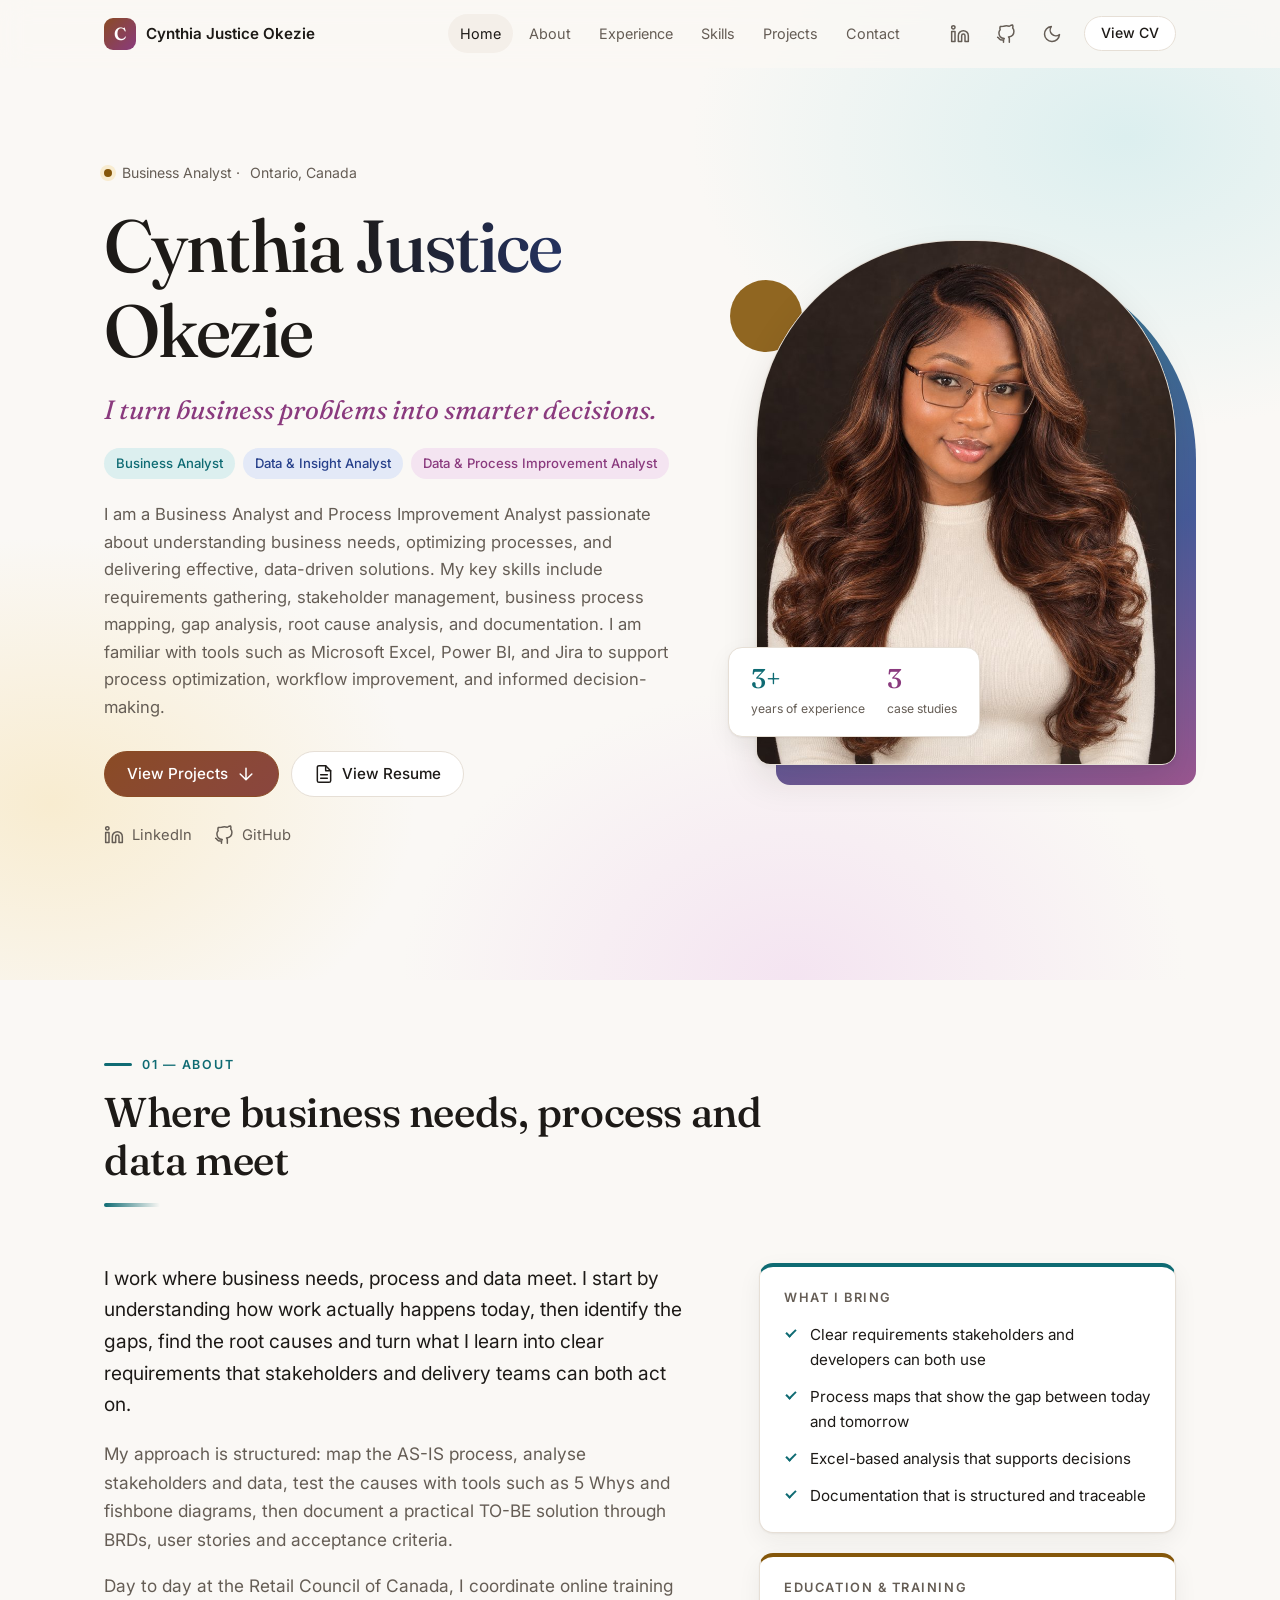
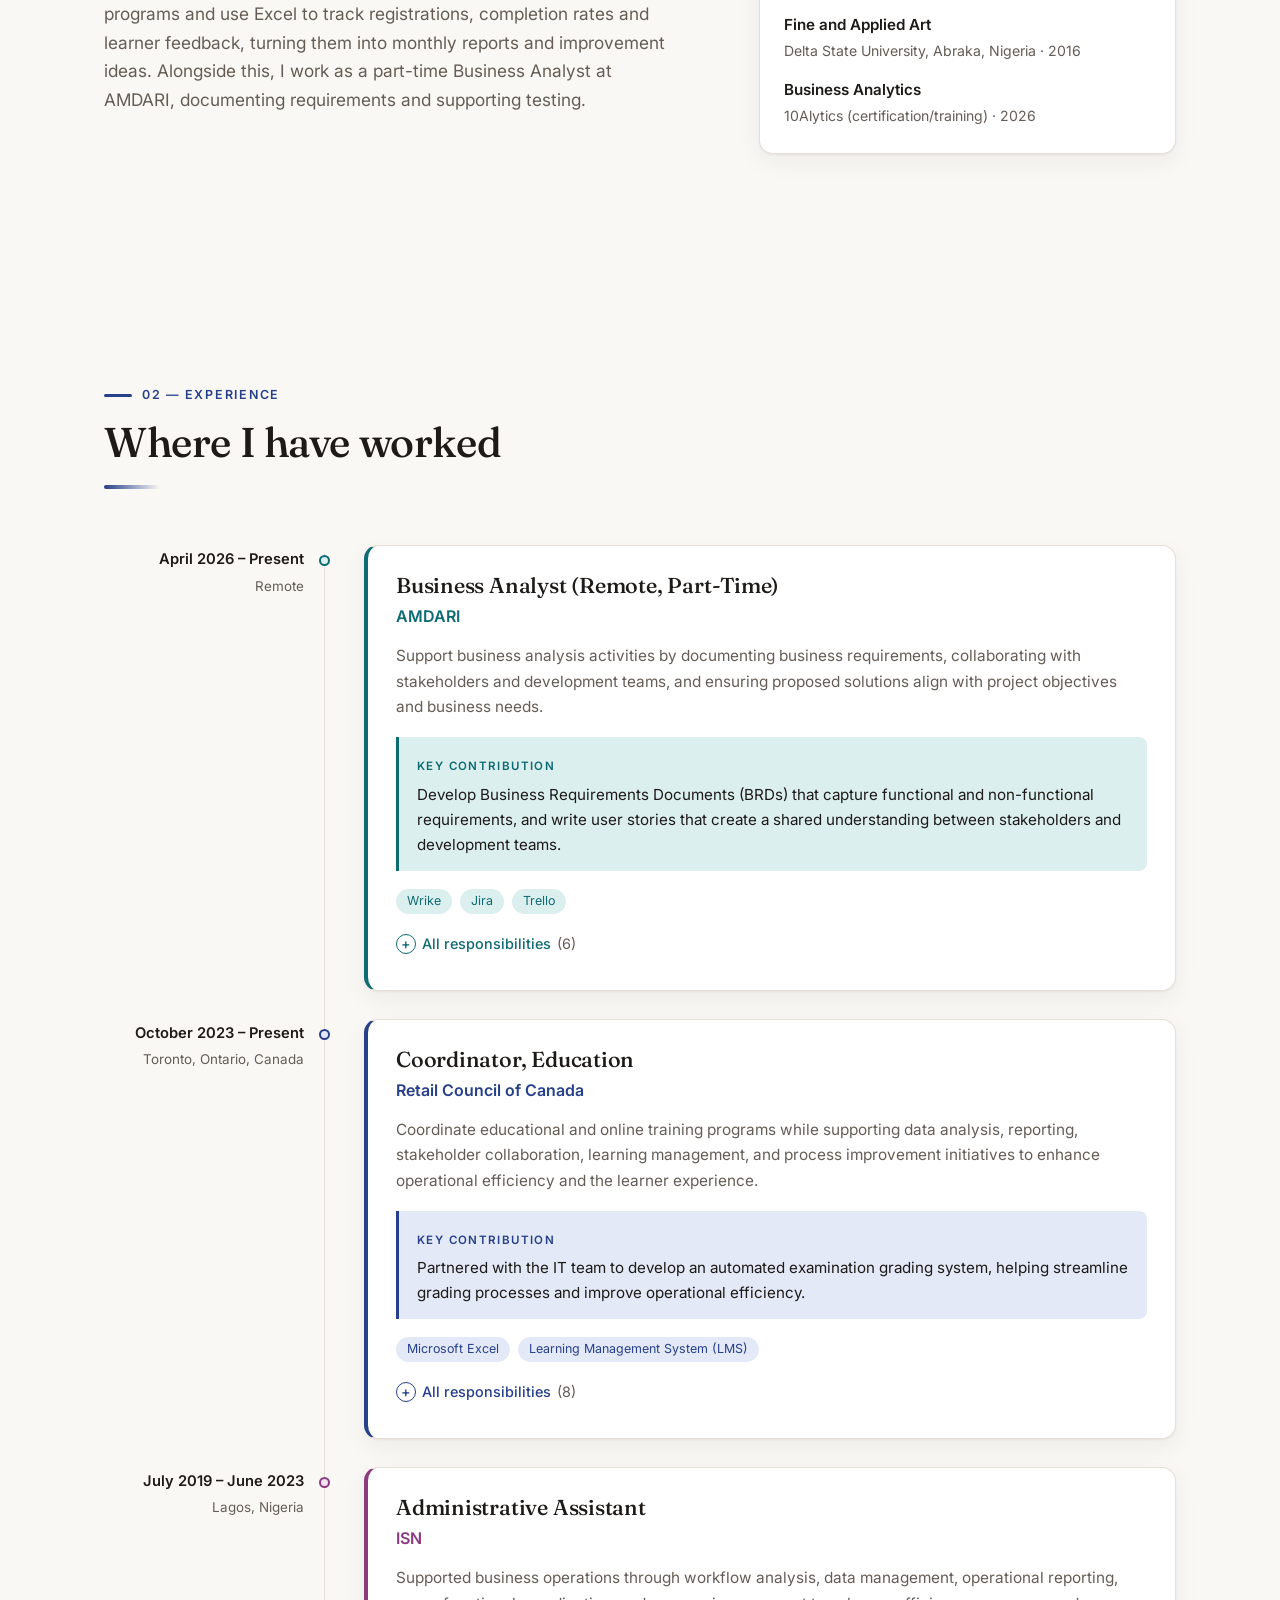
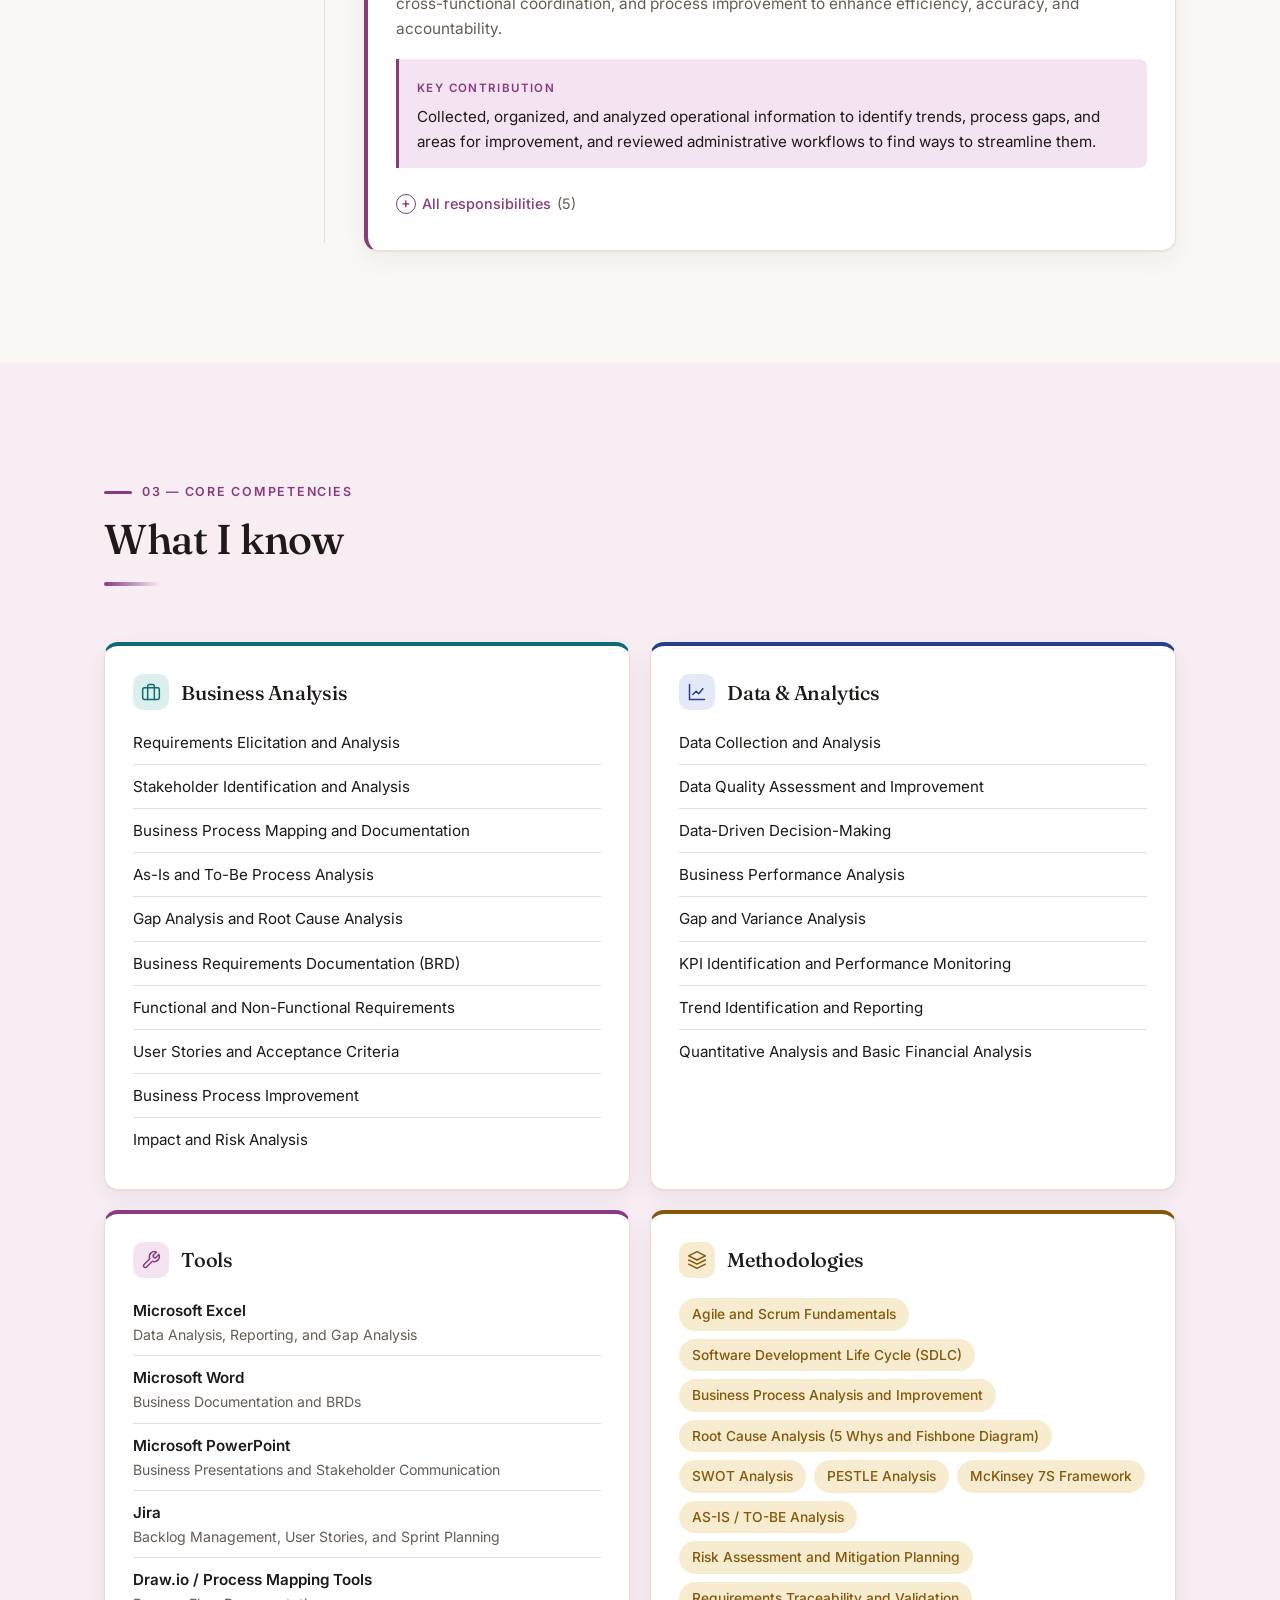
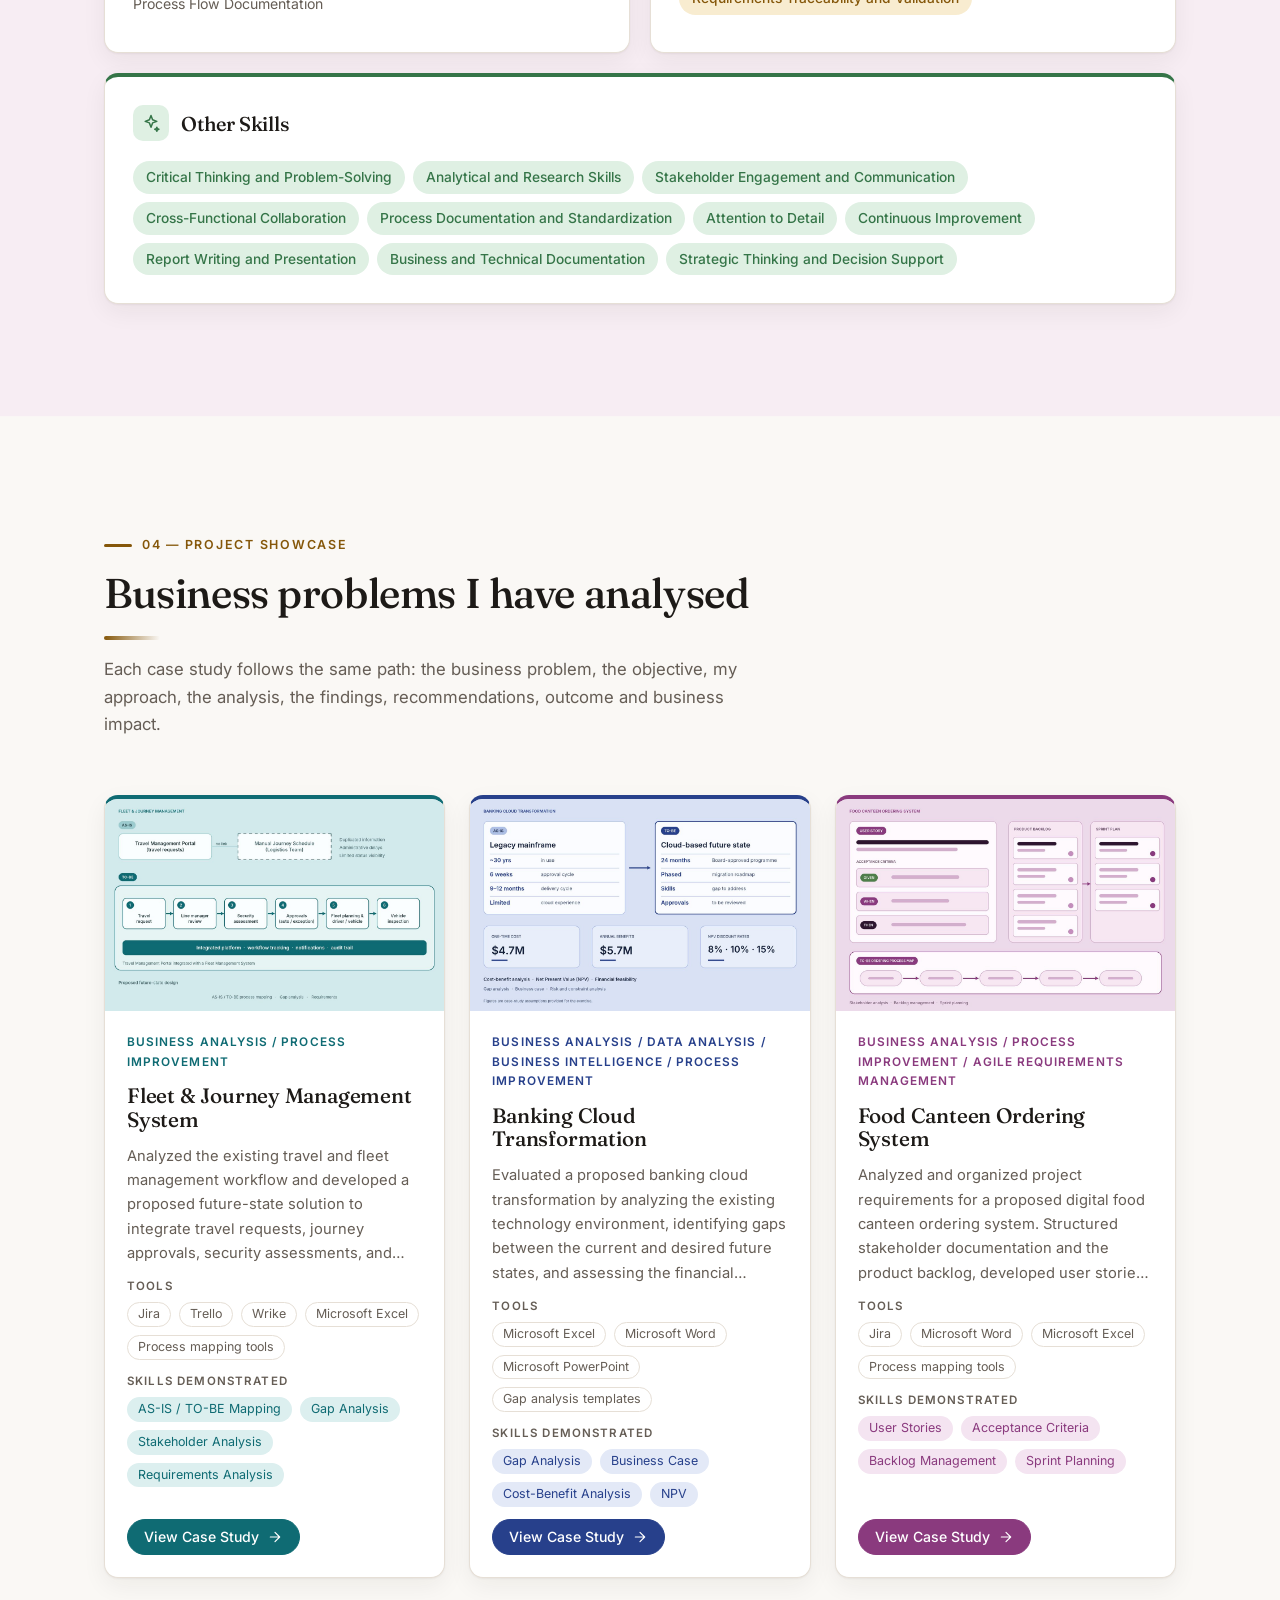
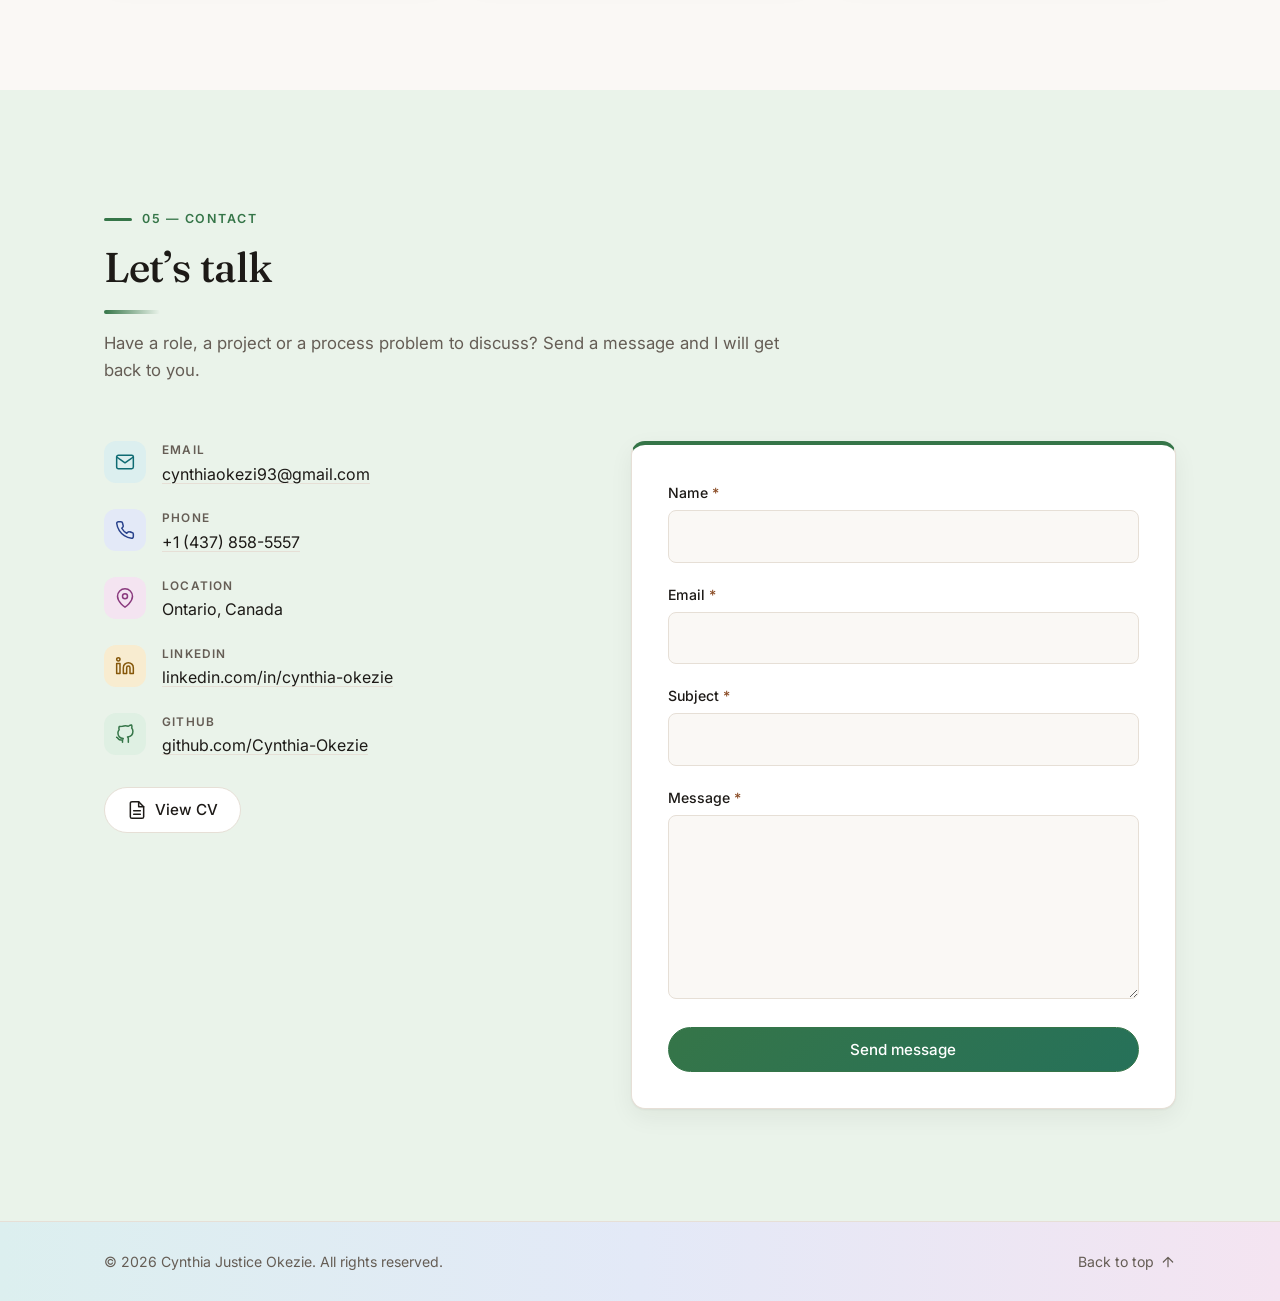
<file: index.html>
<!DOCTYPE html>
<html lang="en">
<head>
  <meta charset="utf-8">
  <meta name="viewport" content="width=device-width, initial-scale=1">

  <!-- ============ SEO / SOCIAL (edit these easily) ============ -->
  <title>Cynthia Justice Okezie | Business Analyst</title>
  <meta name="description" content="Cynthia Justice Okezie is a Business Analyst and Data & Process Improvement Analyst in Ontario, Canada. Requirements analysis, process mapping, gap analysis and data-driven decision support.">
  <meta name="author" content="Cynthia Justice Okezie">
  <meta name="theme-color" content="#faf8f5" media="(prefers-color-scheme: light)">
  <meta name="theme-color" content="#14110f" media="(prefers-color-scheme: dark)">

  <!-- Open Graph. After you publish, replace the og:image and og:url values with your full website address, e.g. https://your-username.github.io/your-repo/ -->
  <meta property="og:type" content="website">
  <meta property="og:title" content="Cynthia Justice Okezie | Business Analyst">
  <meta property="og:description" content="I turn business problems into smarter decisions. Business analysis, process improvement and data-driven insight.">
  <meta property="og:image" content="assets/images/profile.jpg">
  <!-- <meta property="og:url" content="https://YOUR-SITE-ADDRESS/"> -->

  <meta name="twitter:card" content="summary_large_image">
  <meta name="twitter:title" content="Cynthia Justice Okezie | Business Analyst">
  <meta name="twitter:description" content="I turn business problems into smarter decisions.">
  <meta name="twitter:image" content="assets/images/profile.jpg">

  <link rel="icon" href="favicon.ico" sizes="any">
  <link rel="apple-touch-icon" href="assets/images/apple-touch-icon.png">

  <!-- Apply saved theme before first paint (prevents a flash) -->
  <script>
    (function () {
      try {
        var t = localStorage.getItem("theme");
        if (!t) t = window.matchMedia("(prefers-color-scheme: dark)").matches ? "dark" : "light";
        document.documentElement.setAttribute("data-theme", t);
      } catch (e) { document.documentElement.setAttribute("data-theme", "light"); }
    })();
  </script>

  <link rel="preconnect" href="https://fonts.googleapis.com">
  <link rel="preconnect" href="https://fonts.gstatic.com" crossorigin>
  <link href="https://fonts.googleapis.com/css2?family=Fraunces:opsz,wght@9..144,400;9..144,500;9..144,600&family=Inter:wght@400;500;600&display=swap" rel="stylesheet">
  <link rel="stylesheet" href="assets/css/style.css">
</head>

<body>
  <a class="skip-link" href="#main">Skip to content</a>

  <header class="site-header" id="top">
    <nav class="nav container" aria-label="Main">
      <a class="brand" href="#home" aria-label="Cynthia Okezie, home">
        <span class="brand-mark" aria-hidden="true">C</span>
        <span class="brand-name" data-bind="name">Cynthia Okezie</span>
      </a>

      <ul class="nav-links" id="nav-links">
        <li><a href="#home">Home</a></li>
        <li><a href="#about">About</a></li>
        <li><a href="#experience">Experience</a></li>
        <li><a href="#skills">Skills</a></li>
        <li><a href="#projects">Projects</a></li>
        <li><a href="#contact">Contact</a></li>
      </ul>

      <div class="nav-actions">
        <a class="icon-btn" data-link="linkedin" href="https://www.linkedin.com/in/cynthia-okezie" target="_blank" rel="noopener noreferrer" aria-label="LinkedIn (opens in a new tab)"><span data-icon="linkedin"></span></a>
        <a class="icon-btn" data-link="github" href="https://github.com/Cynthia-Okezie" target="_blank" rel="noopener noreferrer" aria-label="GitHub (opens in a new tab)"><span data-icon="github"></span></a>
        <button class="icon-btn" id="theme-toggle" type="button" aria-label="Switch to dark mode"><span data-icon="moon"></span></button>
        <a class="btn btn-small nav-resume" data-link="resume" href="assets/documents/resume.pdf" target="_blank" rel="noopener"><span data-bind="resumeButtonText">View CV</span></a>
        <button class="icon-btn menu-btn" id="menu-btn" type="button" aria-expanded="false" aria-controls="nav-links" aria-label="Open menu"><span data-icon="menu"></span></button>
      </div>
    </nav>
  </header>

  <main id="main">

    <!-- ================= HERO ================= -->
    <section class="hero container" id="home" aria-labelledby="hero-name">
      <div class="hero-text">
        <p class="eyebrow reveal"><span class="dot" aria-hidden="true"></span> Business Analyst &middot; <span data-bind="location">Ontario, Canada</span></p>
        <h1 id="hero-name" class="reveal"><span data-bind="name">Cynthia Justice Okezie</span></h1>
        <p class="hero-tagline reveal" data-bind="tagline">I turn business problems into smarter decisions.</p>
        <ul class="tag-row reveal" id="title-tags" aria-label="Professional titles"></ul>
        <p class="hero-bio reveal" data-bind="shortBio">[YOUR BIO]</p>

        <div class="btn-row reveal">
          <a class="btn btn-primary" href="#projects">View Projects <span data-icon="arrow-down"></span></a>
          <a class="btn" data-link="resume" href="assets/documents/resume.pdf" target="_blank" rel="noopener"><span data-icon="file"></span> View Resume</a>
        </div>
        <div class="social-row reveal">
          <a data-link="linkedin" href="https://www.linkedin.com/in/cynthia-okezie" target="_blank" rel="noopener noreferrer"><span data-icon="linkedin"></span> LinkedIn</a>
          <a data-link="github" href="https://github.com/Cynthia-Okezie" target="_blank" rel="noopener noreferrer"><span data-icon="github"></span> GitHub</a>
        </div>
      </div>

      <figure class="hero-photo reveal">
        <img src="assets/images/profile.jpg" alt="Portrait of Cynthia Justice Okezie" width="800" height="1200" fetchpriority="high">
        <figcaption class="stat-card" id="hero-stats" aria-label="At a glance"></figcaption>
      </figure>
    </section>

    <!-- ================= ABOUT ================= -->
    <section class="section container" id="about" aria-labelledby="about-h">
      <header class="section-head reveal">
        <p class="section-kicker">01 &mdash; About</p>
        <h2 id="about-h">Where business needs, process and data meet</h2>
      </header>
      <div class="about-grid">
        <div class="about-copy reveal" id="about-copy"></div>
        <aside class="about-side reveal" aria-label="Quick facts">
          <div class="side-card">
            <h3>What I bring</h3>
            <ul class="check-list">
              <li>Clear requirements stakeholders and developers can both use</li>
              <li>Process maps that show the gap between today and tomorrow</li>
              <li>Excel-based analysis that supports decisions</li>
              <li>Documentation that is structured and traceable</li>
            </ul>
          </div>
          <div class="side-card" id="edu-card" hidden>
            <h3>Education &amp; training</h3>
            <ul class="plain-list" id="edu-list"></ul>
          </div>
        </aside>
      </div>
    </section>

    <!-- ================= EXPERIENCE ================= -->
    <section class="section container" id="experience" aria-labelledby="exp-h">
      <header class="section-head reveal">
        <p class="section-kicker">02 &mdash; Experience</p>
        <h2 id="exp-h">Where I have worked</h2>
      </header>
      <ol class="timeline" id="timeline"></ol>
    </section>

    <!-- ================= SKILLS ================= -->
    <section class="section container" id="skills" aria-labelledby="skills-h">
      <header class="section-head reveal">
        <p class="section-kicker">03 &mdash; Core competencies</p>
        <h2 id="skills-h">What I know</h2>
      </header>
      <div class="skills-grid" id="skills-grid"></div>
    </section>

    <!-- ================= PROJECTS ================= -->
    <section class="section container" id="projects" aria-labelledby="proj-h">
      <header class="section-head reveal">
        <p class="section-kicker">04 &mdash; Project showcase</p>
        <h2 id="proj-h">Business problems I have analysed</h2>
        <p class="section-lead">Each case study follows the same path: the business problem, the objective, my approach, the analysis, the findings, recommendations, outcome and business impact.</p>
      </header>
      <div class="project-grid" id="project-grid"></div>
    </section>

    <!-- ================= CONTACT ================= -->
    <section class="section container" id="contact" aria-labelledby="contact-h">
      <header class="section-head reveal">
        <p class="section-kicker">05 &mdash; Contact</p>
        <h2 id="contact-h">Let&rsquo;s talk</h2>
        <p class="section-lead">Have a role, a project or a process problem to discuss? Send a message and I will get back to you.</p>
      </header>

      <div class="contact-grid">
        <div class="contact-info reveal">
          <ul class="contact-list">
            <li><span data-icon="mail"></span><div><span class="label">Email</span><a data-link="email" href="mailto:cynthiaokezi93@gmail.com" data-bind="email">cynthiaokezi93@gmail.com</a></div></li>
            <li><span data-icon="phone"></span><div><span class="label">Phone</span><a data-link="phone" href="tel:+14378585557" data-bind="phone">+1 (437) 858-5557</a></div></li>
            <li><span data-icon="pin"></span><div><span class="label">Location</span><span data-bind="location">Ontario, Canada</span></div></li>
            <li><span data-icon="linkedin"></span><div><span class="label">LinkedIn</span><a data-link="linkedin" href="https://www.linkedin.com/in/cynthia-okezie" target="_blank" rel="noopener noreferrer">linkedin.com/in/cynthia-okezie</a></div></li>
            <li><span data-icon="github"></span><div><span class="label">GitHub</span><a data-link="github" href="https://github.com/Cynthia-Okezie" target="_blank" rel="noopener noreferrer">github.com/Cynthia-Okezie</a></div></li>
          </ul>
          <a class="btn" data-link="resume" href="assets/documents/resume.pdf" target="_blank" rel="noopener"><span data-icon="file"></span> <span data-bind="resumeButtonText">View CV</span></a>
        </div>

        <!-- The form posts straight to Formspree. No backend needed. -->
        <form class="contact-form reveal" id="contact-form" action="https://formspree.io/f/mgaakrgo" method="POST" novalidate>
          <div class="field">
            <label for="cf-name">Name <span class="req" aria-hidden="true">*</span></label>
            <input id="cf-name" name="name" type="text" autocomplete="name" required aria-describedby="cf-name-err">
            <p class="field-error" id="cf-name-err" role="alert"></p>
          </div>
          <div class="field">
            <label for="cf-email">Email <span class="req" aria-hidden="true">*</span></label>
            <input id="cf-email" name="email" type="email" autocomplete="email" required aria-describedby="cf-email-err">
            <p class="field-error" id="cf-email-err" role="alert"></p>
          </div>
          <div class="field">
            <label for="cf-subject">Subject <span class="req" aria-hidden="true">*</span></label>
            <input id="cf-subject" name="subject" type="text" required aria-describedby="cf-subject-err">
            <p class="field-error" id="cf-subject-err" role="alert"></p>
          </div>
          <div class="field">
            <label for="cf-message">Message <span class="req" aria-hidden="true">*</span></label>
            <textarea id="cf-message" name="message" rows="6" required minlength="10" aria-describedby="cf-message-err"></textarea>
            <p class="field-error" id="cf-message-err" role="alert"></p>
          </div>
          <!-- spam trap: real people never see or fill this -->
          <p class="hp" aria-hidden="true"><label>Leave empty <input type="text" name="_gotcha" tabindex="-1" autocomplete="off"></label></p>

          <button class="btn btn-primary" type="submit" id="cf-submit"><span class="btn-label">Send message</span></button>
          <p class="form-status" id="cf-status" role="status" aria-live="polite"></p>
        </form>
      </div>
    </section>
  </main>

  <footer class="site-footer">
    <div class="container footer-inner">
      <p>&copy; <span id="year">2026</span> <span data-bind="name">Cynthia Justice Okezie</span>. All rights reserved.</p>
      <a href="#top">Back to top <span data-icon="arrow-up"></span></a>
    </div>
  </footer>

  <noscript>
    <p class="noscript">Please enable JavaScript to see the full portfolio content. You can still <a href="assets/documents/resume.pdf">open my CV</a> or email <a href="mailto:cynthiaokezi93@gmail.com">cynthiaokezi93@gmail.com</a>.</p>
  </noscript>

  <script src="assets/js/data.js"></script>
  <script src="assets/js/script.js"></script>
</body>
</html>
</file>
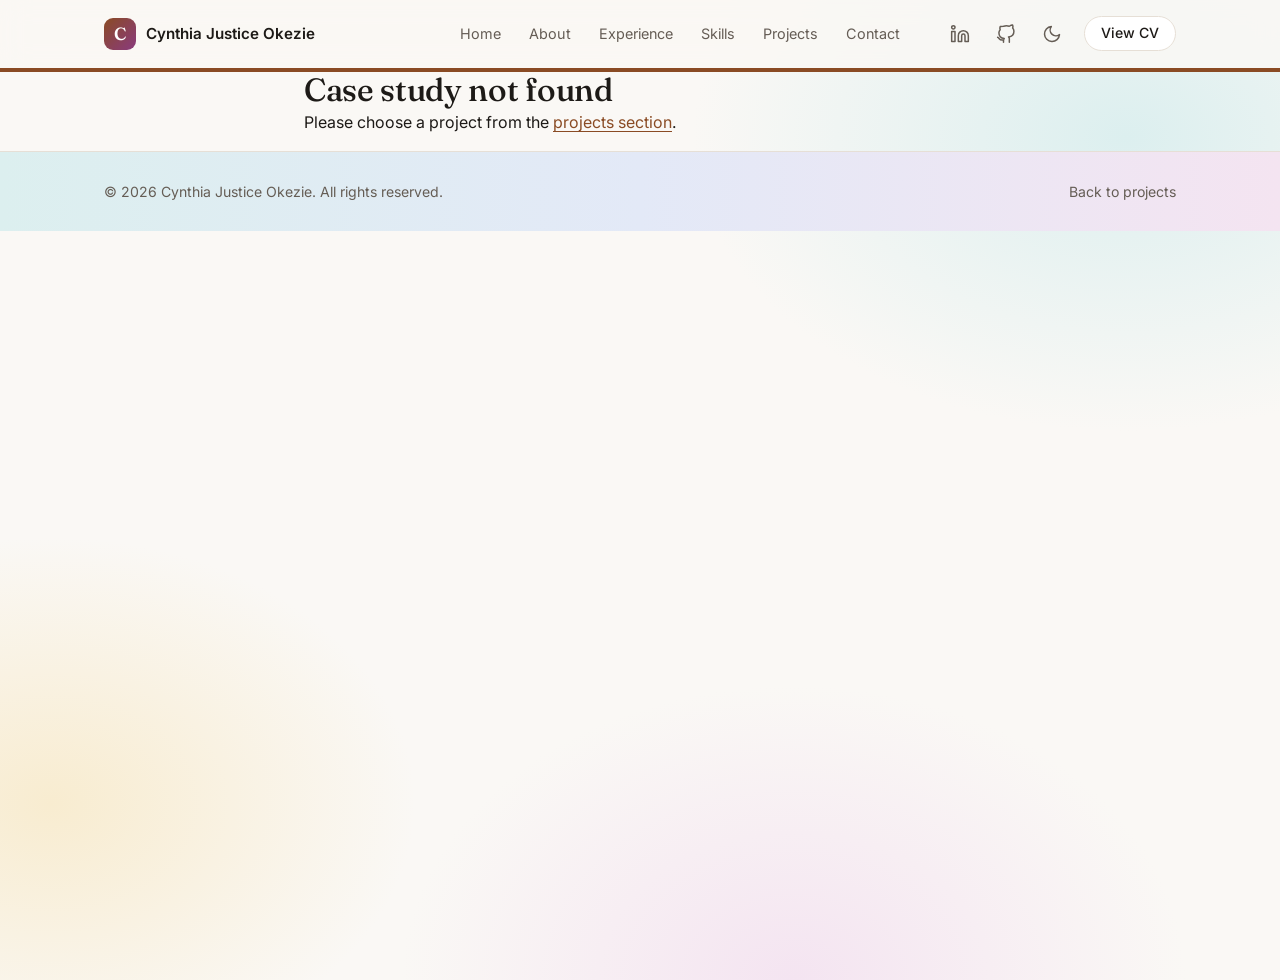
<file: projects/case-study.html>
<!DOCTYPE html>
<html lang="en">
<head>
  <meta charset="utf-8">
  <meta name="viewport" content="width=device-width, initial-scale=1">
  <title>Case Study | Cynthia Justice Okezie</title>
  <meta name="description" content="Business analysis case study by Cynthia Justice Okezie.">
  <meta name="author" content="Cynthia Justice Okezie">
  <meta name="theme-color" content="#faf8f5" media="(prefers-color-scheme: light)">
  <meta name="theme-color" content="#14110f" media="(prefers-color-scheme: dark)">
  <link rel="icon" href="../favicon.ico" sizes="any">
  <link rel="apple-touch-icon" href="../assets/images/apple-touch-icon.png">

  <script>
    (function () {
      try {
        var t = localStorage.getItem("theme");
        if (!t) t = window.matchMedia("(prefers-color-scheme: dark)").matches ? "dark" : "light";
        document.documentElement.setAttribute("data-theme", t);
      } catch (e) { document.documentElement.setAttribute("data-theme", "light"); }
    })();
  </script>

  <link rel="preconnect" href="https://fonts.googleapis.com">
  <link rel="preconnect" href="https://fonts.gstatic.com" crossorigin>
  <link href="https://fonts.googleapis.com/css2?family=Fraunces:opsz,wght@9..144,400;9..144,500;9..144,600&family=Inter:wght@400;500;600&display=swap" rel="stylesheet">
  <link rel="stylesheet" href="../assets/css/style.css">
</head>

<!-- data-root tells script.js that this page lives one folder deeper -->
<body data-root="../">
  <a class="skip-link" href="#case-study">Skip to content</a>

  <header class="site-header">
    <nav class="nav container" aria-label="Main">
      <a class="brand" href="../index.html#home" aria-label="Cynthia Okezie, home">
        <span class="brand-mark" aria-hidden="true">C</span>
        <span class="brand-name" data-bind="name">Cynthia Okezie</span>
      </a>
      <ul class="nav-links" id="nav-links">
        <li><a href="../index.html#home">Home</a></li>
        <li><a href="../index.html#about">About</a></li>
        <li><a href="../index.html#experience">Experience</a></li>
        <li><a href="../index.html#skills">Skills</a></li>
        <li><a href="../index.html#projects">Projects</a></li>
        <li><a href="../index.html#contact">Contact</a></li>
      </ul>
      <div class="nav-actions">
        <a class="icon-btn" data-link="linkedin" href="https://www.linkedin.com/in/cynthia-okezie" target="_blank" rel="noopener noreferrer" aria-label="LinkedIn (opens in a new tab)"><span data-icon="linkedin"></span></a>
        <a class="icon-btn" data-link="github" href="https://github.com/Cynthia-Okezie" target="_blank" rel="noopener noreferrer" aria-label="GitHub (opens in a new tab)"><span data-icon="github"></span></a>
        <button class="icon-btn" id="theme-toggle" type="button" aria-label="Switch to dark mode"><span data-icon="moon"></span></button>
        <a class="btn btn-small nav-resume" data-link="resume" href="../assets/documents/resume.pdf" target="_blank" rel="noopener"><span data-bind="resumeButtonText">View CV</span></a>
        <button class="icon-btn menu-btn" id="menu-btn" type="button" aria-expanded="false" aria-controls="nav-links" aria-label="Open menu"><span data-icon="menu"></span></button>
      </div>
    </nav>
  </header>

  <main id="case-study">
    <noscript><div class="container narrow"><p class="noscript">Please enable JavaScript to read this case study.</p></div></noscript>
  </main>

  <footer class="site-footer">
    <div class="container footer-inner">
      <p>&copy; <span id="year">2026</span> <span data-bind="name">Cynthia Justice Okezie</span>. All rights reserved.</p>
      <a href="../index.html#projects">Back to projects</a>
    </div>
  </footer>

  <script src="../assets/js/data.js"></script>
  <script src="../assets/js/script.js"></script>
</body>
</html>
</file>
<file: assets/css/style.css>
/* =========================================================
   STYLE SHEET
   1. Colours  -> edit the CSS variables just below
   2. Fonts    -> edit --font-heading / --font-body (and the Google Fonts
                  <link> in index.html + projects/case-study.html)
   ========================================================= */

:root {
  /* ----- LIGHT THEME ----- */
  --bg: #faf8f5;
  --surface: #ffffff;
  --surface-2: #f4efe9;
  --text: #1d1a17;
  --muted: #655d55;
  --border: #e6dfd6;
  --accent: #8a4b24;        /* main accent (copper) */
  --accent-strong: #6f3a19;
  --accent-soft: #f3e7dc;
  --on-accent: #ffffff;
  --shadow: 0 1px 2px rgba(40, 28, 18, .05), 0 8px 24px rgba(40, 28, 18, .06);
  --shadow-hover: 0 2px 4px rgba(40, 28, 18, .06), 0 16px 36px rgba(40, 28, 18, .1);

  /* ----- FONTS ----- */
  --font-heading: "Fraunces", Georgia, "Times New Roman", serif;
  --font-body: "Inter", system-ui, -apple-system, "Segoe UI", Roboto, Helvetica, Arial, sans-serif;

  /* ----- COLOUR PALETTE (extra accents) ----- */
  --teal: #0f6b73;   --teal-soft: #dcefef;
  --navy: #27408b;   --navy-soft: #e3e9f7;
  --plum: #8a3a7e;   --plum-soft: #f4e4f1;
  --gold: #85570a;   --gold-soft: #f8ecd0;
  --sage: #357548;   --sage-soft: #dff0e3;
  --copper: #8a4b24; --copper-soft: #f3e7dc;

  --radius: 14px;
  --radius-sm: 8px;
  --header-h: 68px;
}

:root[data-theme="dark"] {
  /* ----- DARK THEME ----- */
  --bg: #14110f;
  --surface: #1c1815;
  --surface-2: #231e1a;
  --text: #f1ebe4;
  --muted: #a99f94;
  --border: #302a25;
  --accent: #e2a67a;
  --accent-strong: #f0bd98;
  --accent-soft: #2b211a;
  --on-accent: #1a120c;
  --shadow: 0 1px 2px rgba(0, 0, 0, .3), 0 8px 24px rgba(0, 0, 0, .25);
  --shadow-hover: 0 2px 4px rgba(0, 0, 0, .35), 0 16px 36px rgba(0, 0, 0, .4);
  --teal: #62cbd4;   --teal-soft: #12292c;
  --navy: #93abf2;   --navy-soft: #171f3d;
  --plum: #e59cda;   --plum-soft: #2d1a2a;
  --gold: #ecbd4f;   --gold-soft: #2c2310;
  --sage: #86d398;   --sage-soft: #16281b;
  --copper: #e2a67a; --copper-soft: #2b211a;
}

/* ---------- base ---------- */
*, *::before, *::after { box-sizing: border-box; }
html { scroll-behavior: smooth; scroll-padding-top: calc(var(--header-h) + 16px); -webkit-text-size-adjust: 100%; }
body {
  margin: 0; background: var(--bg); color: var(--text);
  font-family: var(--font-body); font-size: 1rem; line-height: 1.65;
  -webkit-font-smoothing: antialiased; text-rendering: optimizeLegibility;
  overflow-x: hidden; transition: background-color .3s ease, color .3s ease;
}
body.menu-open { overflow: hidden; }
img { max-width: 100%; height: auto; display: block; }
a { color: var(--accent); text-decoration-thickness: 1px; text-underline-offset: 3px; }
a:hover { color: var(--accent-strong); }
h1, h2, h3 { font-family: var(--font-heading); font-weight: 500; line-height: 1.15; letter-spacing: -.01em; margin: 0; }
p { margin: 0 0 1em; }
ul, ol { margin: 0; padding: 0; list-style: none; }
.container { width: 100%; max-width: 1120px; margin-inline: auto; padding-inline: 24px; }
.container.narrow { max-width: 720px; }
:focus-visible { outline: 2px solid var(--accent); outline-offset: 3px; border-radius: 4px; }
.skip-link { position: absolute; left: 16px; top: -60px; background: var(--accent); color: var(--on-accent); padding: 10px 16px; border-radius: var(--radius-sm); z-index: 200; text-decoration: none; }
.skip-link:focus { top: 12px; }
.icon { display: block; flex: none; }
.icon-wrap { display: inline-flex; align-items: center; }

/* ---------- header ---------- */
.site-header {
  position: sticky; top: 0; z-index: 100; height: var(--header-h);
  background: color-mix(in srgb, var(--bg) 82%, transparent);
  -webkit-backdrop-filter: blur(14px); backdrop-filter: blur(14px);
  border-bottom: 1px solid transparent; transition: border-color .25s, box-shadow .25s;
}
.site-header.scrolled { border-bottom-color: var(--border); }
.nav { height: 100%; display: flex; align-items: center; justify-content: space-between; gap: 16px; }
.brand { display: inline-flex; align-items: center; gap: 10px; text-decoration: none; color: var(--text); font-weight: 600; }
.brand-mark { width: 32px; height: 32px; border-radius: 9px; background: var(--accent); color: var(--on-accent); display: grid; place-items: center; font-family: var(--font-heading); font-size: 1.1rem; }
.brand-name { font-size: .95rem; white-space: nowrap; }
.nav-links { display: flex; gap: 4px; margin-left: auto; margin-right: 12px; }
.nav-links a { display: block; padding: 8px 12px; border-radius: 999px; font-size: .9rem; color: var(--muted); text-decoration: none; transition: color .2s, background-color .2s; }
.nav-links a:hover { color: var(--text); background: var(--surface-2); }
.nav-links a[aria-current="true"] { color: var(--text); background: var(--surface-2); }
.nav-actions { display: flex; align-items: center; gap: 6px; }
.icon-btn { width: 40px; height: 40px; display: inline-grid; place-items: center; border: 0; background: transparent; color: var(--muted); border-radius: 50%; cursor: pointer; transition: color .2s, background-color .2s; padding: 0; }
.icon-btn:hover { color: var(--text); background: var(--surface-2); }
.menu-btn { display: none; }
.nav-resume { margin-left: 6px; }

/* ---------- buttons / chips ---------- */
.btn {
  display: inline-flex; align-items: center; justify-content: center; gap: 8px;
  padding: 12px 22px; border-radius: 999px; border: 1px solid var(--border);
  background: var(--surface); color: var(--text); font: 500 .95rem/1 var(--font-body);
  text-decoration: none; cursor: pointer; transition: transform .2s ease, border-color .2s, background-color .2s, box-shadow .2s;
}
.btn:hover { border-color: var(--accent); color: var(--text); transform: translateY(-1px); box-shadow: var(--shadow); }
.btn-primary { background: var(--accent); border-color: var(--accent); color: var(--on-accent); }
.btn-primary:hover { background: var(--accent-strong); border-color: var(--accent-strong); color: var(--on-accent); }
.btn-small { padding: 9px 16px; font-size: .88rem; }
.btn[disabled] { opacity: .65; cursor: progress; transform: none; }
.chip-list { display: flex; flex-wrap: wrap; gap: 8px; }
.chip-list li { padding: 6px 12px; border: 1px solid var(--border); background: var(--surface); border-radius: 999px; font-size: .86rem; line-height: 1.35; color: var(--text); }
.chip-list.small li { padding: 3px 10px; font-size: .78rem; color: var(--muted); }
.chip-list.accent li { background: var(--accent-soft); border-color: transparent; color: var(--accent-strong); }
.chip-list.small.accent li { color: var(--accent-strong); }

/* ---------- sections ---------- */
.section { padding-block: clamp(64px, 9vw, 112px); }
.section-head { max-width: 680px; margin-bottom: clamp(32px, 5vw, 56px); }
.section-kicker { font-size: .78rem; text-transform: uppercase; letter-spacing: .14em; color: var(--accent); font-weight: 600; margin-bottom: 14px; }
.section h2, .cs-step h2 { font-size: clamp(1.8rem, 3.6vw, 2.6rem); }
.section-lead { color: var(--muted); font-size: 1.05rem; margin-top: 16px; }

/* ---------- hero ---------- */
.hero { display: grid; grid-template-columns: 1.15fr .85fr; gap: clamp(32px, 6vw, 80px); align-items: center; padding-block: clamp(40px, 7vw, 96px) clamp(48px, 7vw, 88px); min-height: calc(100vh - var(--header-h)); }
.eyebrow { display: inline-flex; align-items: center; gap: 10px; font-size: .88rem; color: var(--muted); margin-bottom: 20px; }
.eyebrow .dot { width: 8px; height: 8px; border-radius: 50%; background: var(--accent); box-shadow: 0 0 0 4px var(--accent-soft); }
.hero h1 { font-size: clamp(2.6rem, 6.4vw, 4.6rem); font-weight: 500; letter-spacing: -.025em; margin-bottom: 20px; }
.hero-tagline { font-family: var(--font-heading); font-style: italic; font-size: clamp(1.25rem, 2.4vw, 1.65rem); color: var(--accent); margin-bottom: 20px; line-height: 1.3; }
.tag-row { display: flex; flex-wrap: wrap; gap: 8px; margin-bottom: 22px; }
.tag-row li { font-size: .82rem; font-weight: 500; padding: 5px 12px; border-radius: 999px; background: var(--surface-2); color: var(--text); }
.hero-bio { max-width: 58ch; color: var(--muted); font-size: 1.04rem; margin-bottom: 30px; }
.btn-row { display: flex; flex-wrap: wrap; gap: 12px; margin-bottom: 26px; }
.social-row { display: flex; gap: 22px; flex-wrap: wrap; }
.social-row a { display: inline-flex; align-items: center; gap: 8px; color: var(--muted); text-decoration: none; font-size: .92rem; }
.social-row a:hover { color: var(--accent); }
.hero-photo { margin: 0; position: relative; justify-self: end; width: 100%; max-width: 420px; }
.hero-photo img { width: 100%; aspect-ratio: 4 / 5; object-fit: cover; object-position: 50% 12%; border-radius: 200px 200px var(--radius) var(--radius); border: 1px solid var(--border); box-shadow: var(--shadow-hover); background: var(--surface-2); }
.stat-card { position: absolute; left: -28px; bottom: 28px; display: flex; gap: 22px; padding: 16px 22px; background: var(--surface); border: 1px solid var(--border); border-radius: var(--radius); box-shadow: var(--shadow); }
.stat-card[hidden] { display: none; }
.stat-card strong { display: block; font-family: var(--font-heading); font-size: 1.7rem; font-weight: 500; line-height: 1.1; color: var(--accent); }
.stat-card span { font-size: .76rem; color: var(--muted); }

/* ---------- about ---------- */
.about-grid { display: grid; grid-template-columns: 1.4fr 1fr; gap: clamp(32px, 6vw, 72px); align-items: start; }
.about-copy p { font-size: 1.08rem; color: var(--muted); max-width: 62ch; }
.about-copy p:first-child { color: var(--text); font-size: 1.2rem; }
.side-card { background: var(--surface); border: 1px solid var(--border); border-radius: var(--radius); padding: 24px; box-shadow: var(--shadow); }
.side-card + .side-card { margin-top: 20px; }
.side-card h3 { font-family: var(--font-body); font-size: .8rem; text-transform: uppercase; letter-spacing: .12em; color: var(--muted); font-weight: 600; margin-bottom: 16px; }
.check-list li { position: relative; padding-left: 26px; margin-bottom: 12px; font-size: .95rem; }
.check-list li:last-child { margin-bottom: 0; }
.check-list li::before { content: ""; position: absolute; left: 2px; top: .5em; width: 10px; height: 6px; border-left: 2px solid var(--accent); border-bottom: 2px solid var(--accent); transform: rotate(-45deg); }
.plain-list li { margin-bottom: 14px; }
.plain-list li:last-child { margin-bottom: 0; }
.plain-list strong { display: block; font-weight: 600; font-size: .95rem; }
.plain-list span { color: var(--muted); font-size: .88rem; }

/* ---------- experience timeline ---------- */
.timeline { position: relative; display: grid; gap: 28px; }
.timeline::before { content: ""; position: absolute; top: 8px; bottom: 8px; left: 220px; width: 1px; background: var(--border); }
.tl-item { display: grid; grid-template-columns: 200px 1fr; gap: 40px; position: relative; }
.tl-item::before { content: ""; position: absolute; left: 215px; top: 10px; width: 11px; height: 11px; border-radius: 50%; background: var(--bg); border: 2px solid var(--accent); }
.tl-date { padding-top: 2px; text-align: right; }
.tl-date time { display: block; font-weight: 600; font-size: .92rem; }
.tl-date span { font-size: .84rem; color: var(--muted); }
.tl-card { margin-left: 20px; background: var(--surface); border: 1px solid var(--border); border-radius: var(--radius); padding: 28px; box-shadow: var(--shadow); transition: box-shadow .25s, transform .25s; }
.tl-card:hover { box-shadow: var(--shadow-hover); }
.tl-card h3 { font-size: 1.35rem; }
.tl-company { color: var(--accent); font-weight: 600; margin: 4px 0 14px; }
.tl-summary { color: var(--muted); font-size: .96rem; }
.key-note { border-left: 3px solid var(--accent); background: var(--accent-soft); padding: 14px 18px; border-radius: 0 var(--radius-sm) var(--radius-sm) 0; margin: 18px 0; }
.key-note p { margin: 4px 0 0; font-size: .95rem; }
.key-label { font-size: .72rem; text-transform: uppercase; letter-spacing: .12em; font-weight: 600; color: var(--accent-strong); }
.tl-card .chip-list { margin-bottom: 8px; }
.more { margin-top: 12px; }
.more summary { cursor: pointer; font-size: .9rem; font-weight: 500; color: var(--accent); padding: 6px 0; list-style: none; display: inline-flex; gap: 6px; align-items: center; }
.more summary::-webkit-details-marker { display: none; }
.more summary::before { content: "+"; display: inline-grid; place-items: center; width: 20px; height: 20px; border-radius: 50%; border: 1px solid var(--accent); font-size: .9rem; line-height: 1; }
.more[open] summary::before { content: "\2212"; }
.count { color: var(--muted); font-weight: 400; }
.bullet-list { margin-top: 10px; }
.bullet-list li { position: relative; padding-left: 20px; margin-bottom: 10px; color: var(--text); font-size: .95rem; }
.bullet-list li::before { content: ""; position: absolute; left: 3px; top: .72em; width: 6px; height: 6px; border-radius: 50%; background: var(--accent); opacity: .7; }

/* ---------- skills ---------- */
.skills-grid { display: grid; grid-template-columns: repeat(2, 1fr); gap: 20px; }
.skill-card { background: var(--surface); border: 1px solid var(--border); border-radius: var(--radius); padding: 28px; box-shadow: var(--shadow); }
.skill-card.wide { grid-column: 1 / -1; }
.skill-card h3 { display: flex; align-items: center; gap: 12px; font-size: 1.25rem; margin-bottom: 20px; }
.skill-card h3 .icon { color: var(--accent); }
.skill-list li { padding: 9px 0; border-top: 1px solid var(--border); font-size: .95rem; display: flex; flex-direction: column; }
.skill-list li:first-child { border-top: 0; padding-top: 0; }
.skill-list li strong { font-weight: 600; }
.skill-list li strong + span { color: var(--muted); font-size: .88rem; }

/* ---------- projects ---------- */
.project-grid { display: grid; grid-template-columns: repeat(3, 1fr); gap: 24px; }
.project-card { display: flex; flex-direction: column; background: var(--surface); border: 1px solid var(--border); border-radius: var(--radius); overflow: hidden; box-shadow: var(--shadow); transition: transform .3s ease, box-shadow .3s ease, border-color .3s; }
.project-card:hover { transform: translateY(-4px); box-shadow: var(--shadow-hover); border-color: color-mix(in srgb, var(--accent) 45%, var(--border)); }
.project-thumb { display: block; overflow: hidden; aspect-ratio: 16 / 10; background: var(--surface-2); }
.project-thumb img { width: 100%; height: 100%; object-fit: cover; transition: transform .5s ease; }
.project-card:hover .project-thumb img { transform: scale(1.03); }
.project-body { display: flex; flex-direction: column; gap: 12px; padding: 22px; flex: 1; }
.project-cat { font-size: .74rem; text-transform: uppercase; letter-spacing: .09em; color: var(--accent); font-weight: 600; margin: 0; }
.project-body h3 { font-size: 1.3rem; }
.project-body h3 a { color: var(--text); text-decoration: none; }
.project-body h3 a:hover { color: var(--accent); }
.project-desc { color: var(--muted); font-size: .92rem; margin: 0; display: -webkit-box; -webkit-line-clamp: 5; -webkit-box-orient: vertical; overflow: hidden; }
.project-meta { display: grid; gap: 6px; }
.meta-label { font-size: .72rem; text-transform: uppercase; letter-spacing: .1em; color: var(--muted); font-weight: 600; }
.project-btn { margin-top: auto; align-self: flex-start; }
.project-btn .icon { width: 16px; height: 16px; transition: transform .2s; }
.project-btn:hover .icon { transform: translateX(3px); }

/* ---------- contact ---------- */
.contact-grid { display: grid; grid-template-columns: 1fr 1.2fr; gap: clamp(32px, 6vw, 72px); align-items: start; }
.contact-list { display: grid; gap: 22px; margin-bottom: 28px; }
.contact-list li { display: flex; gap: 16px; align-items: flex-start; }
.contact-list .icon-wrap { width: 42px; height: 42px; justify-content: center; border-radius: 12px; background: var(--accent-soft); color: var(--accent); flex: none; }
.contact-list .label { display: block; font-size: .74rem; text-transform: uppercase; letter-spacing: .1em; color: var(--muted); font-weight: 600; }
.contact-list a { color: var(--text); text-decoration-color: var(--border); overflow-wrap: anywhere; }
.contact-list a:hover { color: var(--accent); }
.contact-list div { min-width: 0; overflow-wrap: anywhere; }
.contact-form { background: var(--surface); border: 1px solid var(--border); border-radius: var(--radius); padding: clamp(22px, 4vw, 36px); box-shadow: var(--shadow); }
.field { margin-bottom: 20px; }
.field label { display: block; font-size: .88rem; font-weight: 500; margin-bottom: 6px; }
.req { color: var(--accent); }
.field input, .field textarea { width: 100%; padding: 12px 14px; font: inherit; font-size: 1rem; color: var(--text); background: var(--bg); border: 1px solid var(--border); border-radius: var(--radius-sm); transition: border-color .2s, box-shadow .2s; }
.field textarea { resize: vertical; min-height: 140px; }
.field input:hover, .field textarea:hover { border-color: color-mix(in srgb, var(--accent) 40%, var(--border)); }
.field input:focus, .field textarea:focus { outline: none; border-color: var(--accent); box-shadow: 0 0 0 3px var(--accent-soft); }
.field [aria-invalid="true"] { border-color: #b3261e; }
:root[data-theme="dark"] .field [aria-invalid="true"] { border-color: #f2867f; }
.field-error { color: #b3261e; font-size: .84rem; margin: 6px 0 0; min-height: 0; }
:root[data-theme="dark"] .field-error { color: #f2867f; }
.field-error:empty { display: none; }
.hp { position: absolute; left: -9999px; width: 1px; height: 1px; overflow: hidden; }
.contact-form .btn-primary { width: 100%; padding: 14px; }
.btn.loading .btn-label::after { content: ""; display: inline-block; width: 14px; height: 14px; margin-left: 10px; border: 2px solid currentColor; border-right-color: transparent; border-radius: 50%; vertical-align: -2px; animation: spin .7s linear infinite; }
@keyframes spin { to { transform: rotate(360deg); } }
.form-status { margin: 16px 0 0; font-size: .95rem; }
.form-status:empty { display: none; }
.form-status.success { color: #1e6b3a; background: #e8f4ec; padding: 12px 16px; border-radius: var(--radius-sm); }
.form-status.error { color: #8c1d18; background: #fbeae9; padding: 12px 16px; border-radius: var(--radius-sm); }
:root[data-theme="dark"] .form-status.success { color: #9fdbb4; background: #17261d; }
:root[data-theme="dark"] .form-status.error { color: #f5b2ad; background: #2c1816; }

/* ---------- footer ---------- */
.site-footer { border-top: 1px solid var(--border); padding-block: 28px; color: var(--muted); font-size: .88rem; }
.footer-inner { display: flex; justify-content: space-between; align-items: center; gap: 16px; flex-wrap: wrap; }
.footer-inner p { margin: 0; }
.footer-inner a { display: inline-flex; align-items: center; gap: 6px; color: var(--muted); text-decoration: none; }
.footer-inner a:hover { color: var(--accent); }
.footer-inner .icon { width: 16px; height: 16px; }
.noscript { padding: 16px 24px; text-align: center; background: var(--accent-soft); margin: 0; }

/* ---------- case study page ---------- */
.back-link { display: inline-flex; align-items: center; gap: 8px; color: var(--muted); text-decoration: none; font-size: .9rem; margin: 32px 0 28px; }
.back-link:hover { color: var(--accent); }
.back-link .icon, .pager-link .icon { width: 16px; height: 16px; }
.cs-header { max-width: 780px; margin-bottom: 36px; }
.cs-header h1 { font-size: clamp(2.2rem, 5vw, 3.4rem); margin: 12px 0 0; }
.cs-hero { margin: 0 0 56px; }
.cs-hero img { width: 100%; max-width: 760px; height: auto; border-radius: var(--radius); border: 1px solid var(--border); background: var(--surface-2); }
.cs-layout { display: grid; grid-template-columns: 220px 1fr; gap: clamp(32px, 6vw, 72px); align-items: start; }
.cs-toc { position: sticky; top: calc(var(--header-h) + 24px); }
.cs-toc ol { margin-top: 12px; border-left: 1px solid var(--border); }
.cs-toc a { display: flex; gap: 12px; padding: 7px 0 7px 16px; margin-left: -1px; border-left: 2px solid transparent; color: var(--muted); text-decoration: none; font-size: .9rem; }
.cs-toc a span { font-variant-numeric: tabular-nums; opacity: .6; }
.cs-toc a:hover { color: var(--accent); border-left-color: var(--accent); }
.cs-content { min-width: 0; }
.cs-step { display: grid; grid-template-columns: 56px 1fr; gap: 12px; padding-block: 36px; border-top: 1px solid var(--border); }
.cs-step:first-child { border-top: 0; padding-top: 0; }
.cs-step > div { min-width: 0; }
.step-no { font-family: var(--font-heading); font-size: 1.1rem; color: var(--accent); margin: 6px 0 0; }
.cs-step h2 { font-size: clamp(1.5rem, 2.8vw, 2rem); margin-bottom: 16px; }
.cs-step p { max-width: 68ch; }
.cs-step .sub { font-size: .74rem; text-transform: uppercase; letter-spacing: .1em; font-weight: 600; color: var(--muted); margin: 22px 0 10px; }
.cs-step .bullet-list { margin-top: 0; max-width: 68ch; }
.facts { margin-top: 24px; background: var(--surface); border: 1px solid var(--border); border-radius: var(--radius); padding: 22px; }
.facts dl { display: grid; grid-template-columns: repeat(auto-fit, minmax(190px, 1fr)); gap: 18px 24px; margin: 0; }
.facts dt { font-size: .74rem; text-transform: uppercase; letter-spacing: .08em; color: var(--muted); font-weight: 600; }
.facts dd { margin: 2px 0 0; font-family: var(--font-heading); font-size: 1.25rem; }
.facts-note { margin: 18px 0 0; font-size: .85rem; color: var(--muted); }
.note { display: flex; gap: 10px; align-items: flex-start; background: var(--accent-soft); border-radius: var(--radius-sm); padding: 12px 16px; font-size: .93rem; }
.note .icon { color: var(--accent); width: 18px; height: 18px; margin-top: 3px; }
.doc-list { display: grid; gap: 8px; }
.doc-list li { display: flex; gap: 10px; align-items: center; font-size: .94rem; }
.doc-list .icon { color: var(--accent); width: 18px; height: 18px; }
.cs-pager { display: grid; grid-template-columns: 1fr 1fr; gap: 16px; margin-top: 56px; }
.pager-link { display: flex; flex-direction: column; gap: 4px; padding: 20px 24px; border: 1px solid var(--border); border-radius: var(--radius); background: var(--surface); text-decoration: none; color: var(--text); transition: border-color .2s, transform .2s, box-shadow .2s; }
.pager-link:hover { border-color: var(--accent); transform: translateY(-2px); box-shadow: var(--shadow); color: var(--text); }
.pager-link span { display: inline-flex; align-items: center; gap: 6px; font-size: .78rem; text-transform: uppercase; letter-spacing: .1em; color: var(--muted); }
.pager-link.next { text-align: right; }
.pager-link.next span { justify-content: flex-end; }
.pager-link strong { font-family: var(--font-heading); font-weight: 500; font-size: 1.1rem; }
.cs-cta { text-align: center; padding-block: clamp(56px, 8vw, 96px) clamp(64px, 9vw, 112px); }
.cs-cta h2 { font-size: clamp(1.6rem, 3vw, 2.2rem); margin-bottom: 24px; }

/* ---------- reveal animation ---------- */
.reveal { opacity: 0; transform: translateY(14px); transition: opacity .7s ease, transform .7s ease; }
.reveal.in { opacity: 1; transform: none; }

/* ---------- responsive ---------- */
@media (max-width: 1020px) {
  .project-grid { grid-template-columns: repeat(2, 1fr); }
  .brand-name { display: none; }
}
@media (max-width: 860px) {
  .menu-btn { display: inline-grid; }
  .nav-resume { display: none; }
  .nav-links {
    position: fixed; inset: var(--header-h) 0 0 0; margin: 0; padding: 20px 24px;
    background: var(--bg); flex-direction: column; gap: 2px; overflow-y: auto;
    transform: translateY(-8px); opacity: 0; visibility: hidden; transition: opacity .25s, transform .25s, visibility .25s;
  }
  .nav-links.open { opacity: 1; transform: none; visibility: visible; }
  .nav-links a { font-size: 1.15rem; padding: 14px 8px; border-radius: var(--radius-sm); color: var(--text); border-bottom: 1px solid var(--border); border-radius: 0; }
  .hero { grid-template-columns: 1fr; min-height: 0; }
  .hero-photo { order: -1; justify-self: start; max-width: 300px; }
  .stat-card { left: auto; right: -12px; bottom: 16px; padding: 12px 16px; gap: 16px; }
  .about-grid, .contact-grid { grid-template-columns: 1fr; }
  .timeline::before { left: 5px; }
  .tl-item { grid-template-columns: 1fr; gap: 10px; padding-left: 28px; }
  .tl-item::before { left: 0; }
  .tl-date { text-align: left; }
  .tl-date time, .tl-date span { display: inline; }
  .tl-date span::before { content: " \00b7  "; }
  .tl-card { margin-left: 0; padding: 22px; }
  .cs-layout { grid-template-columns: 1fr; }
  .cs-toc { display: none; }
}
@media (max-width: 640px) {
  .container { padding-inline: 18px; }
  .skills-grid, .project-grid { grid-template-columns: 1fr; }
  .skill-card, .side-card { padding: 22px; }
  .btn-row .btn { flex: 1 1 100%; }
  .cs-step { grid-template-columns: 1fr; gap: 4px; }
  .cs-pager { grid-template-columns: 1fr; }
  .pager-link.next { text-align: left; }
  .pager-link.next span { justify-content: flex-start; }
}

@media (prefers-reduced-motion: reduce) {
  html { scroll-behavior: auto; }
  *, *::before, *::after { animation-duration: .01ms !important; transition-duration: .01ms !important; }
  .reveal { opacity: 1; transform: none; }
}
@media print {
  .site-header, .contact-form, .menu-btn { display: none; }
  .reveal { opacity: 1; transform: none; }
}


/* =========================================================
   COLOUR LAYER
   Each section / card gets its own tone (--tone, --tone-soft).
   Change the palette in the :root blocks at the top of this file.
   ========================================================= */
body { position: relative; }
body::before {
  content: ""; position: absolute; inset: 0 0 auto 0; height: 980px; z-index: -1; pointer-events: none;
  background:
    radial-gradient(620px 420px at 88% 14%, var(--teal-soft), transparent 70%),
    radial-gradient(520px 380px at 4% 82%, var(--gold-soft), transparent 70%),
    radial-gradient(560px 420px at 62% 100%, var(--plum-soft), transparent 70%);
}

/* tone assignment */
[class~="t1"], .skills-grid > :nth-child(6n+1), .project-grid > :nth-child(6n+1), .timeline > :nth-child(6n+1), .contact-list > :nth-child(6n+1) { --tone: var(--teal);   --tone-soft: var(--teal-soft); }
[class~="t2"], .skills-grid > :nth-child(6n+2), .project-grid > :nth-child(6n+2), .timeline > :nth-child(6n+2), .contact-list > :nth-child(6n+2) { --tone: var(--navy);   --tone-soft: var(--navy-soft); }
[class~="t3"], .skills-grid > :nth-child(6n+3), .project-grid > :nth-child(6n+3), .timeline > :nth-child(6n+3), .contact-list > :nth-child(6n+3) { --tone: var(--plum);   --tone-soft: var(--plum-soft); }
[class~="t4"], .skills-grid > :nth-child(6n+4), .project-grid > :nth-child(6n+4), .timeline > :nth-child(6n+4), .contact-list > :nth-child(6n+4) { --tone: var(--gold);   --tone-soft: var(--gold-soft); }
[class~="t5"], .skills-grid > :nth-child(6n+5), .project-grid > :nth-child(6n+5), .timeline > :nth-child(6n+5), .contact-list > :nth-child(6n+5) { --tone: var(--sage);   --tone-soft: var(--sage-soft); }
[class~="t6"], .skills-grid > :nth-child(6n+6), .project-grid > :nth-child(6n+6), .timeline > :nth-child(6n+6), .contact-list > :nth-child(6n+6) { --tone: var(--copper); --tone-soft: var(--copper-soft); }

#about { --tone: var(--teal); --tone-soft: var(--teal-soft); }
#experience { --tone: var(--navy); --tone-soft: var(--navy-soft); }
#skills { --tone: var(--plum); --tone-soft: var(--plum-soft); --band: color-mix(in srgb, var(--plum-soft) 55%, var(--bg)); }
#projects { --tone: var(--gold); --tone-soft: var(--gold-soft); }
#contact { --tone: var(--sage); --tone-soft: var(--sage-soft); --band: color-mix(in srgb, var(--sage-soft) 60%, var(--bg)); }
#skills, #contact { background: var(--band); box-shadow: 0 0 0 100vmax var(--band); clip-path: inset(0 -100vmax); }

.section-kicker { color: var(--tone, var(--accent)); display: inline-flex; align-items: center; gap: 10px; }
.section-kicker::before { content: ""; width: 28px; height: 3px; border-radius: 2px; background: var(--tone, var(--accent)); }
.section-head h2::after { content: ""; display: block; width: 56px; height: 4px; margin-top: 18px; border-radius: 3px; background: linear-gradient(90deg, var(--tone, var(--accent)), transparent); }

/* hero */
.eyebrow .dot { background: var(--gold); box-shadow: 0 0 0 4px var(--gold-soft); }
.hero h1 { background: linear-gradient(100deg, var(--text) 40%, var(--navy)); -webkit-background-clip: text; background-clip: text; -webkit-text-fill-color: transparent; color: var(--text); }
.hero-tagline { color: var(--plum); }
.tag-row li:nth-child(1) { background: var(--teal-soft); color: var(--teal); }
.tag-row li:nth-child(2) { background: var(--navy-soft); color: var(--navy); }
.tag-row li:nth-child(3) { background: var(--plum-soft); color: var(--plum); }
.hero-photo { isolation: isolate; }
.hero-photo::before { content: ""; position: absolute; inset: 20px -20px -20px 20px; z-index: -1; border-radius: 200px 200px var(--radius) var(--radius); background: linear-gradient(160deg, var(--teal), var(--navy) 60%, var(--plum)); opacity: .85; }
.hero-photo::after { content: ""; position: absolute; width: 72px; height: 72px; top: 40px; left: -26px; z-index: -1; border-radius: 50%; background: var(--gold); opacity: .9; }
.stat-card strong { color: var(--teal); }
.stat-card div:nth-child(2) strong { color: var(--plum); }
.social-row a:nth-child(1):hover { color: var(--navy); }
.btn-primary { background: linear-gradient(135deg, var(--accent), color-mix(in srgb, var(--accent) 70%, var(--plum))); }
.btn-primary:hover { background: linear-gradient(135deg, var(--accent-strong), color-mix(in srgb, var(--accent-strong) 70%, var(--plum))); }
.btn:not(.btn-primary):hover { border-color: var(--teal); }

/* about */
.side-card { border-top: 4px solid var(--teal); }
.side-card + .side-card { border-top-color: var(--gold); }
.check-list li::before { border-color: var(--teal); }

/* experience */
.tl-item::before { border-color: var(--tone); background: var(--tone-soft); }
.tl-company { color: var(--tone); }
.tl-card { border-left: 4px solid var(--tone); }
.key-note { background: var(--tone-soft); border-left-color: var(--tone); }
.key-label { color: var(--tone); }
.more summary { color: var(--tone); }
.more summary::before { border-color: var(--tone); }
.tl-card .chip-list.small li { background: var(--tone-soft); border-color: transparent; color: var(--tone); }
.bullet-list li::before { background: var(--tone, var(--accent)); opacity: .8; }

/* skills */
.skill-card { border-top: 4px solid var(--tone); }
.skill-card h3 .icon { width: 36px; height: 36px; padding: 8px; border-radius: 10px; background: var(--tone-soft); color: var(--tone); }
.skill-card .chip-list li { background: var(--tone-soft); border-color: transparent; color: var(--tone); font-weight: 500; }
.skill-list li strong { color: var(--text); }

/* projects */
.project-card { border-top: 4px solid var(--tone); }
.project-card:hover { border-color: var(--tone); }
.project-cat { color: var(--tone, var(--accent)); }
.project-body h3 a:hover { color: var(--tone); }
.project-card .chip-list.small.accent li { background: var(--tone-soft); color: var(--tone); }
.project-btn { background: var(--tone); border-color: var(--tone); color: var(--bg); }
:root[data-theme="light"] .project-btn { color: #fff; }
.project-btn:hover { color: inherit; background: var(--tone-soft); border-color: var(--tone); color: var(--tone); }

/* contact */
.contact-list .icon-wrap { background: var(--tone-soft); color: var(--tone); }
.contact-form { border-top: 4px solid var(--sage); }
.field input:focus, .field textarea:focus { border-color: var(--sage); box-shadow: 0 0 0 3px var(--sage-soft); }
.contact-form .btn-primary { background: linear-gradient(135deg, var(--sage), color-mix(in srgb, var(--sage) 60%, var(--teal))); border-color: var(--sage); color: #fff; }
:root[data-theme="dark"] .contact-form .btn-primary { color: #0e1a12; }

/* case study */
#case-study { border-top: 4px solid var(--tone, var(--accent)); }
#case-study .project-cat, .step-no, .cs-toc a:hover, .back-link:hover { color: var(--tone, var(--accent)); }
.cs-toc a:hover { border-left-color: var(--tone, var(--accent)); }
#case-study .chip-list.accent li { background: var(--tone-soft); color: var(--tone); }
#case-study .note { background: var(--tone-soft); }
#case-study .note .icon, #case-study .doc-list .icon { color: var(--tone); }
.facts { border-top: 4px solid var(--tone, var(--accent)); }
.facts dd { color: var(--tone, var(--text)); }
.pager-link:hover { border-color: var(--tone, var(--accent)); }
.cs-hero img { box-shadow: var(--shadow-hover); }

.site-footer { background: linear-gradient(90deg, var(--teal-soft), var(--navy-soft), var(--plum-soft)); }
.brand-mark { background: linear-gradient(135deg, var(--copper), var(--plum)); color: #fff; }
:root[data-theme="dark"] .brand-mark { color: #1a120c; }

@media (max-width: 860px) {
  .hero-photo::before { inset: 14px -10px -14px 14px; }
  .hero-photo::after { left: -8px; width: 52px; height: 52px; }
}
@media print { body::before { display: none; } }
</file>
